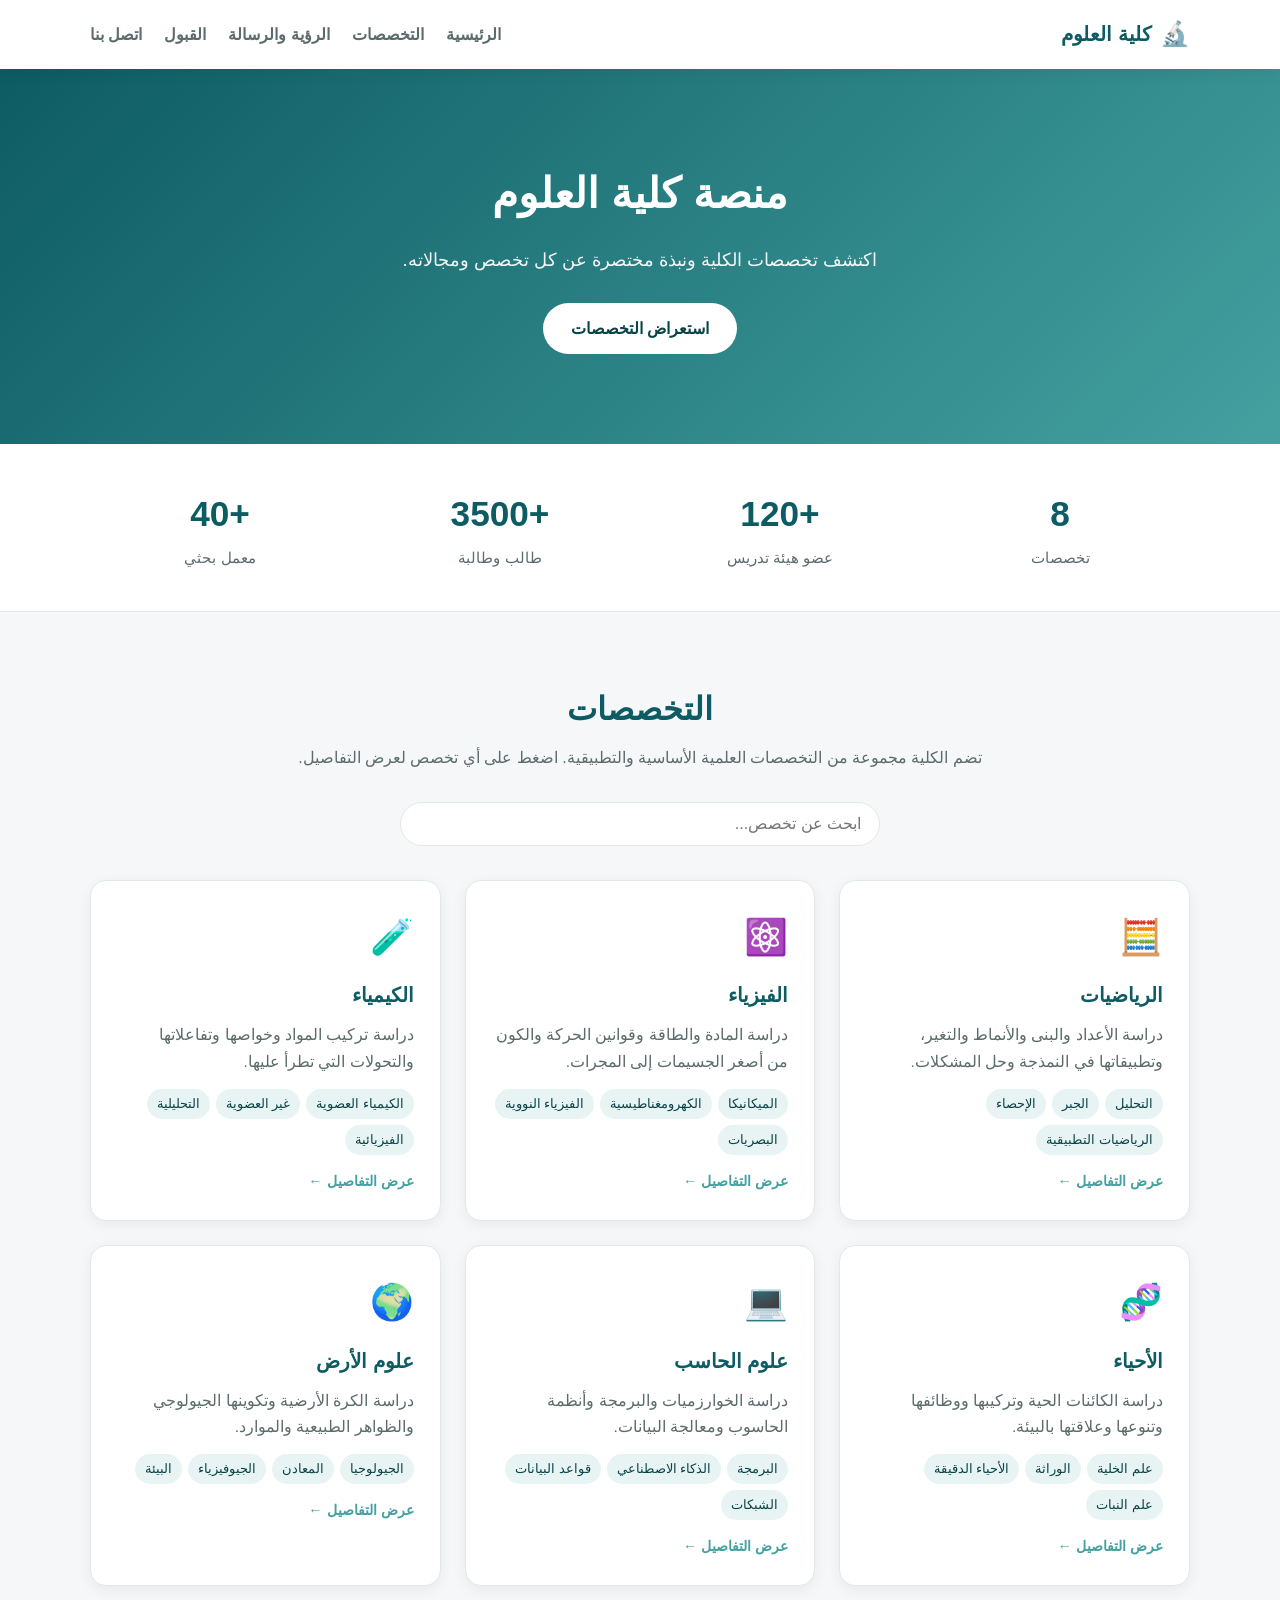
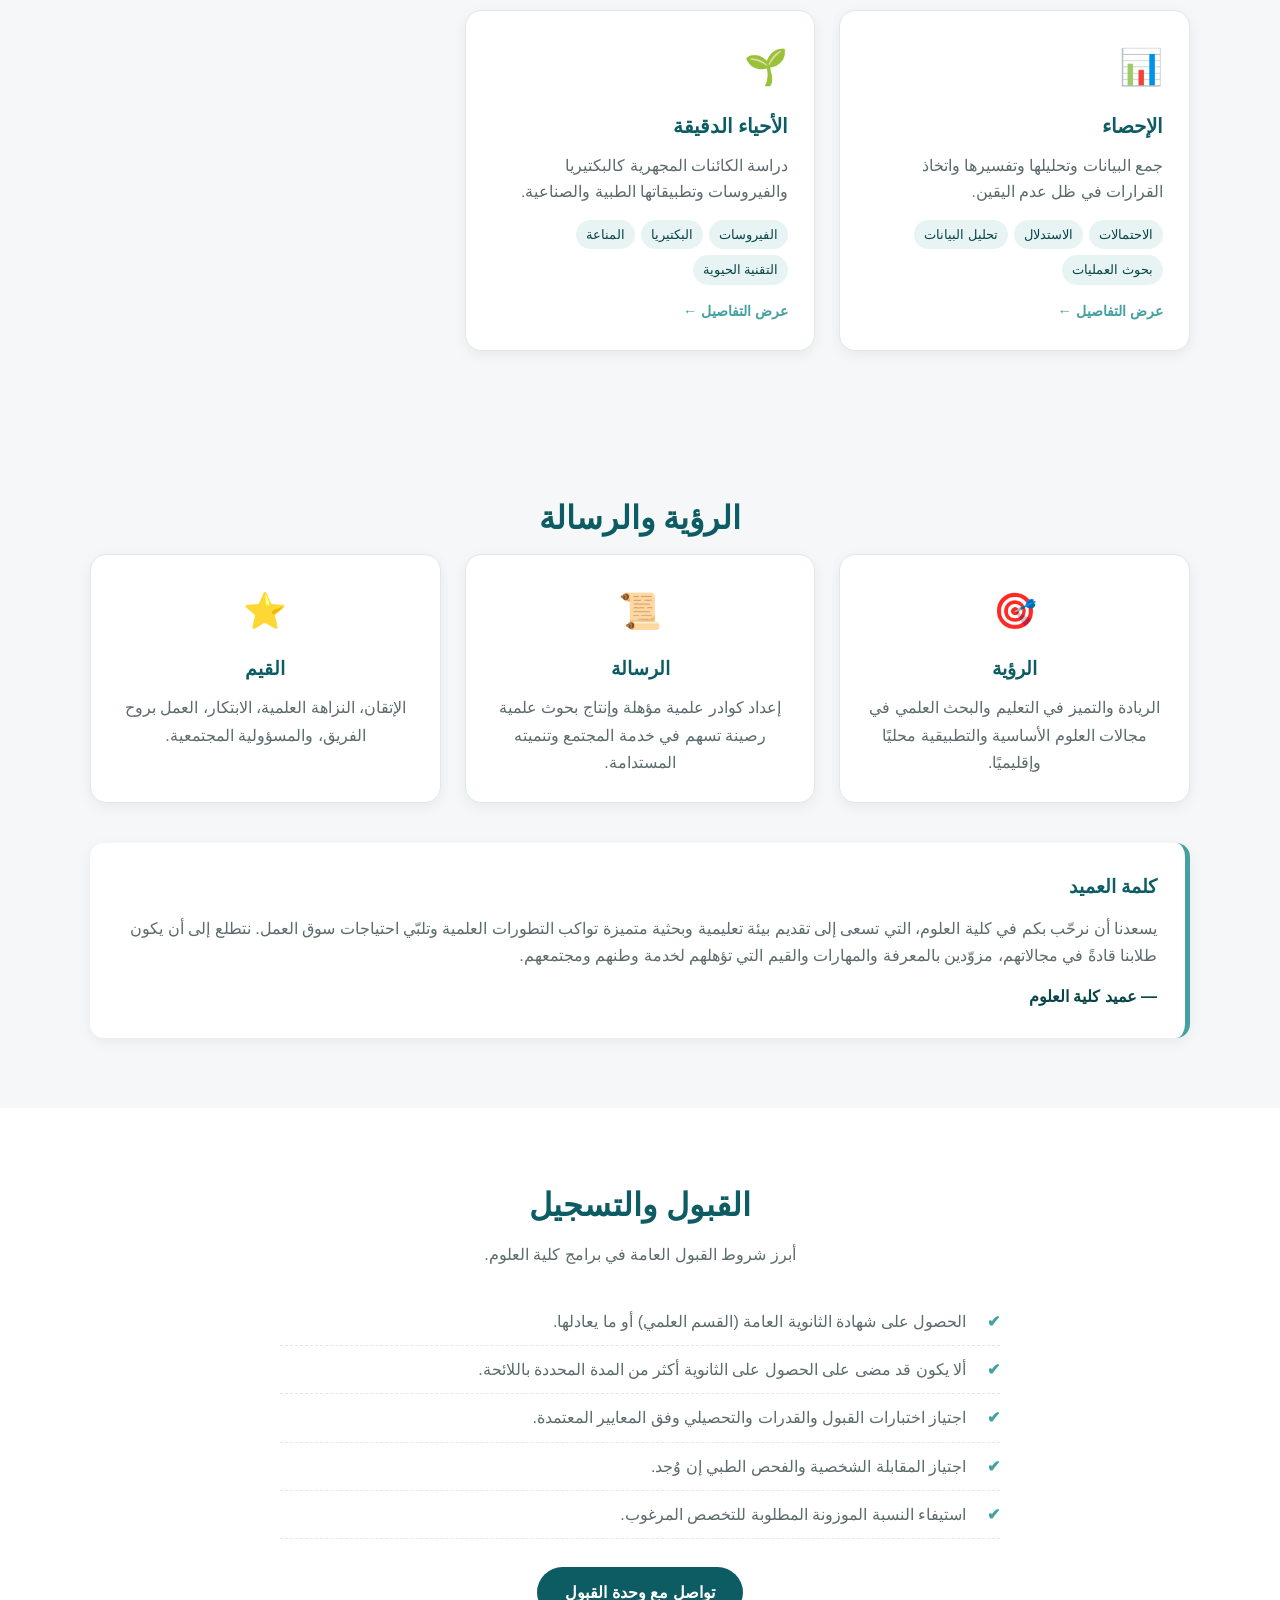
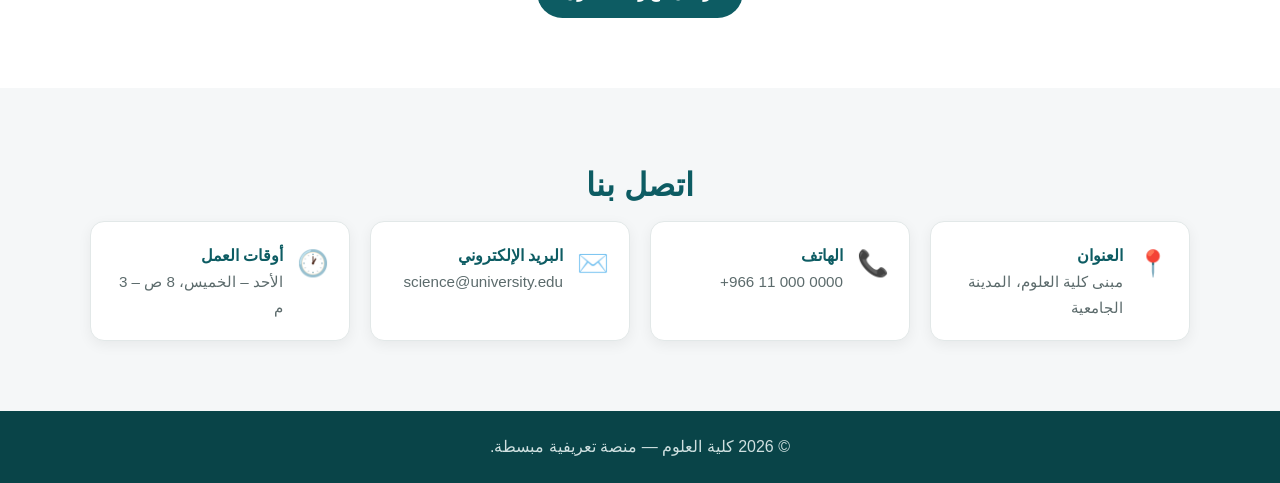
<file: index.html>
<!DOCTYPE html>
<html lang="ar" dir="rtl">
<head>
  <meta charset="UTF-8" />
  <meta name="viewport" content="width=device-width, initial-scale=1.0" />
  <title>كلية العلوم | المنصة التعريفية</title>
  <meta name="description" content="منصة تعريفية مبسطة لكلية العلوم تعرض التخصصات ونبذة عن كل تخصص." />
  <link rel="stylesheet" href="styles.css" />
</head>
<body>
  <header class="site-header">
    <div class="container header-inner">
      <div class="brand">
        <span class="brand-logo">🔬</span>
        <span class="brand-name">كلية العلوم</span>
      </div>
      <nav class="nav">
        <a href="#home">الرئيسية</a>
        <a href="#majors">التخصصات</a>
        <a href="#vision">الرؤية والرسالة</a>
        <a href="#admission">القبول</a>
        <a href="#contact">اتصل بنا</a>
      </nav>
    </div>
  </header>

  <main>
    <section id="home" class="hero">
      <div class="container">
        <h1>منصة كلية العلوم</h1>
        <p class="hero-sub">اكتشف تخصصات الكلية ونبذة مختصرة عن كل تخصص ومجالاته.</p>
        <a href="#majors" class="btn">استعراض التخصصات</a>
      </div>
    </section>

    <section id="stats" class="stats">
      <div class="container stats-grid">
        <div class="stat"><span class="stat-num">8</span><span class="stat-label">تخصصات</span></div>
        <div class="stat"><span class="stat-num">+120</span><span class="stat-label">عضو هيئة تدريس</span></div>
        <div class="stat"><span class="stat-num">+3500</span><span class="stat-label">طالب وطالبة</span></div>
        <div class="stat"><span class="stat-num">+40</span><span class="stat-label">معمل بحثي</span></div>
      </div>
    </section>

    <section id="majors" class="majors">
      <div class="container">
        <h2 class="section-title">التخصصات</h2>
        <p class="section-desc">تضم الكلية مجموعة من التخصصات العلمية الأساسية والتطبيقية. اضغط على أي تخصص لعرض التفاصيل.</p>

        <div class="search-bar">
          <input type="text" id="searchInput" placeholder="ابحث عن تخصص..." aria-label="بحث عن تخصص" />
        </div>

        <div class="cards" id="cards"><!-- تُملأ ديناميكيًا --></div>
        <p id="noResults" class="no-results" hidden>لا توجد نتائج مطابقة.</p>
      </div>
    </section>

    <section id="vision" class="vision">
      <div class="container">
        <h2 class="section-title">الرؤية والرسالة</h2>
        <div class="vision-grid">
          <div class="vision-card">
            <div class="card-icon">🎯</div>
            <h3>الرؤية</h3>
            <p>الريادة والتميز في التعليم والبحث العلمي في مجالات العلوم الأساسية والتطبيقية محليًا وإقليميًا.</p>
          </div>
          <div class="vision-card">
            <div class="card-icon">📜</div>
            <h3>الرسالة</h3>
            <p>إعداد كوادر علمية مؤهلة وإنتاج بحوث علمية رصينة تسهم في خدمة المجتمع وتنميته المستدامة.</p>
          </div>
          <div class="vision-card">
            <div class="card-icon">⭐</div>
            <h3>القيم</h3>
            <p>الإتقان، النزاهة العلمية، الابتكار، العمل بروح الفريق، والمسؤولية المجتمعية.</p>
          </div>
        </div>

        <div class="dean-word">
          <h3>كلمة العميد</h3>
          <p>
            يسعدنا أن نرحّب بكم في كلية العلوم، التي تسعى إلى تقديم بيئة تعليمية وبحثية متميزة
            تواكب التطورات العلمية وتلبّي احتياجات سوق العمل. نتطلع إلى أن يكون طلابنا قادةً
            في مجالاتهم، مزوّدين بالمعرفة والمهارات والقيم التي تؤهلهم لخدمة وطنهم ومجتمعهم.
          </p>
          <span class="dean-sign">— عميد كلية العلوم</span>
        </div>
      </div>
    </section>

    <section id="admission" class="admission">
      <div class="container">
        <h2 class="section-title">القبول والتسجيل</h2>
        <p class="section-desc">أبرز شروط القبول العامة في برامج كلية العلوم.</p>
        <ul class="admission-list">
          <li>الحصول على شهادة الثانوية العامة (القسم العلمي) أو ما يعادلها.</li>
          <li>ألا يكون قد مضى على الحصول على الثانوية أكثر من المدة المحددة باللائحة.</li>
          <li>اجتياز اختبارات القبول والقدرات والتحصيلي وفق المعايير المعتمدة.</li>
          <li>اجتياز المقابلة الشخصية والفحص الطبي إن وُجد.</li>
          <li>استيفاء النسبة الموزونة المطلوبة للتخصص المرغوب.</li>
        </ul>
        <a href="#contact" class="btn btn-dark">تواصل مع وحدة القبول</a>
      </div>
    </section>

    <section id="contact" class="contact">
      <div class="container">
        <h2 class="section-title">اتصل بنا</h2>
        <div class="contact-grid">
          <div class="contact-item"><span class="contact-icon">📍</span><div><strong>العنوان</strong><p>مبنى كلية العلوم، المدينة الجامعية</p></div></div>
          <div class="contact-item"><span class="contact-icon">📞</span><div><strong>الهاتف</strong><p dir="ltr">+966 11 000 0000</p></div></div>
          <div class="contact-item"><span class="contact-icon">✉️</span><div><strong>البريد الإلكتروني</strong><p dir="ltr">science@university.edu</p></div></div>
          <div class="contact-item"><span class="contact-icon">🕐</span><div><strong>أوقات العمل</strong><p>الأحد – الخميس، 8 ص – 3 م</p></div></div>
        </div>
      </div>
    </section>
  </main>

  <footer class="site-footer">
    <div class="container">
      <p>© <span id="year"></span> كلية العلوم — منصة تعريفية مبسطة.</p>
    </div>
  </footer>

  <script src="data.js"></script>
  <script src="app.js"></script>
</body>
</html>
</file>
<file: styles.css>
:root {
  --primary: #0d5c63;
  --primary-dark: #094448;
  --accent: #44a1a0;
  --bg: #f5f7f8;
  --card-bg: #ffffff;
  --text: #1f2d2e;
  --muted: #5c6b6c;
  --border: #e2e8e8;
  --shadow: 0 4px 14px rgba(0, 0, 0, 0.06);
}

* {
  box-sizing: border-box;
  margin: 0;
  padding: 0;
}

body {
  font-family: "Segoe UI", Tahoma, "Helvetica Neue", Arial, sans-serif;
  background: var(--bg);
  color: var(--text);
  line-height: 1.7;
}

.container {
  width: min(1100px, 92%);
  margin: 0 auto;
}

a {
  text-decoration: none;
  color: inherit;
}

/* Header */
.site-header {
  background: var(--card-bg);
  box-shadow: var(--shadow);
  position: sticky;
  top: 0;
  z-index: 10;
}

.header-inner {
  display: flex;
  align-items: center;
  justify-content: space-between;
  padding: 14px 0;
}

.brand {
  display: flex;
  align-items: center;
  gap: 8px;
  font-weight: 700;
  font-size: 1.25rem;
  color: var(--primary);
}

.brand-logo {
  font-size: 1.5rem;
}

.nav {
  display: flex;
  gap: 22px;
}

.nav a {
  color: var(--muted);
  font-weight: 600;
  transition: color 0.2s;
}

.nav a:hover {
  color: var(--primary);
}

/* Hero */
.hero {
  background: linear-gradient(135deg, var(--primary), var(--accent));
  color: #fff;
  padding: 90px 0;
  text-align: center;
}

.hero h1 {
  font-size: 2.6rem;
  margin-bottom: 14px;
}

.hero-sub {
  font-size: 1.15rem;
  opacity: 0.95;
  max-width: 640px;
  margin: 0 auto 28px;
}

.btn {
  display: inline-block;
  background: #fff;
  color: var(--primary-dark);
  padding: 12px 28px;
  border-radius: 30px;
  font-weight: 700;
  transition: transform 0.2s, box-shadow 0.2s;
}

.btn:hover {
  transform: translateY(-2px);
  box-shadow: 0 6px 18px rgba(0, 0, 0, 0.2);
}

/* Sections */
.section-title {
  font-size: 2rem;
  color: var(--primary);
  text-align: center;
  margin-bottom: 8px;
}

.section-desc {
  text-align: center;
  color: var(--muted);
  margin-bottom: 30px;
}

.majors,
.about {
  padding: 70px 0;
}

.about {
  background: var(--card-bg);
}

.about p {
  max-width: 760px;
  margin: 0 auto;
  text-align: center;
  color: var(--muted);
  font-size: 1.05rem;
}

/* Search */
.search-bar {
  display: flex;
  justify-content: center;
  margin-bottom: 34px;
}

.search-bar input {
  width: min(480px, 100%);
  padding: 12px 18px;
  border: 1px solid var(--border);
  border-radius: 30px;
  font-size: 1rem;
  outline: none;
  transition: border-color 0.2s, box-shadow 0.2s;
}

.search-bar input:focus {
  border-color: var(--accent);
  box-shadow: 0 0 0 3px rgba(68, 161, 160, 0.15);
}

/* Cards */
.cards {
  display: grid;
  grid-template-columns: repeat(auto-fill, minmax(280px, 1fr));
  gap: 24px;
}

.card {
  background: var(--card-bg);
  border: 1px solid var(--border);
  border-radius: 16px;
  padding: 26px;
  box-shadow: var(--shadow);
  transition: transform 0.2s, box-shadow 0.2s;
}

.card:hover {
  transform: translateY(-4px);
  box-shadow: 0 10px 24px rgba(0, 0, 0, 0.1);
}

.card-icon {
  font-size: 2.2rem;
  margin-bottom: 12px;
}

.card h3 {
  color: var(--primary);
  margin-bottom: 10px;
  font-size: 1.25rem;
}

.card p {
  color: var(--muted);
  font-size: 0.97rem;
  margin-bottom: 14px;
}

.card .fields {
  display: flex;
  flex-wrap: wrap;
  gap: 6px;
}

.card .fields span {
  background: rgba(68, 161, 160, 0.12);
  color: var(--primary-dark);
  font-size: 0.8rem;
  padding: 4px 10px;
  border-radius: 20px;
}

.no-results {
  text-align: center;
  color: var(--muted);
  margin-top: 24px;
}

/* Footer */
.site-footer {
  background: var(--primary-dark);
  color: #cfe0e0;
  text-align: center;
  padding: 22px 0;
  margin-top: 0;
}

/* Card link extras */
.card {
  display: block;
  color: inherit;
}

.card-more {
  display: inline-block;
  margin-top: 14px;
  color: var(--accent);
  font-weight: 700;
  font-size: 0.9rem;
}

/* Stats */
.stats {
  background: var(--card-bg);
  padding: 40px 0;
  border-bottom: 1px solid var(--border);
}

.stats-grid {
  display: grid;
  grid-template-columns: repeat(4, 1fr);
  gap: 20px;
  text-align: center;
}

.stat-num {
  display: block;
  font-size: 2.2rem;
  font-weight: 800;
  color: var(--primary);
}

.stat-label {
  color: var(--muted);
  font-size: 0.95rem;
}

/* Vision */
.vision {
  padding: 70px 0;
}

.vision-grid {
  display: grid;
  grid-template-columns: repeat(auto-fit, minmax(260px, 1fr));
  gap: 24px;
  margin-bottom: 40px;
}

.vision-card {
  background: var(--card-bg);
  border: 1px solid var(--border);
  border-radius: 16px;
  padding: 26px;
  text-align: center;
  box-shadow: var(--shadow);
}

.vision-card h3 {
  color: var(--primary);
  margin-bottom: 10px;
}

.vision-card p {
  color: var(--muted);
}

.dean-word {
  background: var(--card-bg);
  border-right: 5px solid var(--accent);
  border-radius: 14px;
  padding: 28px;
  box-shadow: var(--shadow);
}

.dean-word h3 {
  color: var(--primary);
  margin-bottom: 12px;
}

.dean-word p {
  color: var(--muted);
}

.dean-sign {
  display: block;
  margin-top: 14px;
  font-weight: 700;
  color: var(--primary-dark);
}

/* Admission */
.admission {
  padding: 70px 0;
  background: var(--card-bg);
}

.admission-list {
  max-width: 720px;
  margin: 0 auto 28px;
  list-style: none;
}

.admission-list li {
  position: relative;
  padding: 10px 34px 10px 0;
  color: var(--muted);
  border-bottom: 1px dashed var(--border);
}

.admission-list li::before {
  content: "✔";
  position: absolute;
  right: 0;
  top: 10px;
  color: var(--accent);
  font-weight: 700;
}

.btn-dark {
  background: var(--primary);
  color: #fff;
  display: block;
  width: max-content;
  margin: 0 auto;
}

/* Contact */
.contact {
  padding: 70px 0;
}

.contact-grid {
  display: grid;
  grid-template-columns: repeat(auto-fit, minmax(240px, 1fr));
  gap: 20px;
}

.contact-item {
  display: flex;
  gap: 14px;
  align-items: flex-start;
  background: var(--card-bg);
  border: 1px solid var(--border);
  border-radius: 14px;
  padding: 20px;
  box-shadow: var(--shadow);
}

.contact-icon {
  font-size: 1.6rem;
}

.contact-item strong {
  color: var(--primary);
}

.contact-item p {
  color: var(--muted);
  font-size: 0.95rem;
}

/* Detail page */
.detail-hero {
  background: linear-gradient(135deg, var(--primary), var(--accent));
  color: #fff;
  text-align: center;
  padding: 70px 0;
}

.detail-icon {
  font-size: 3rem;
  margin-bottom: 10px;
}

.detail-hero h1 {
  font-size: 2.4rem;
}

.detail-degree {
  opacity: 0.95;
  margin-top: 8px;
}

.detail-body {
  padding: 60px 0;
}

.back-link {
  display: inline-block;
  margin-bottom: 26px;
  color: var(--accent);
  font-weight: 700;
}

.detail-block {
  margin-bottom: 34px;
}

.detail-block h2 {
  color: var(--primary);
  font-size: 1.4rem;
  margin-bottom: 12px;
}

.detail-block p {
  color: var(--muted);
}

.detail-columns {
  display: grid;
  grid-template-columns: repeat(auto-fit, minmax(280px, 1fr));
  gap: 30px;
}

.check-list {
  list-style: none;
}

.check-list li {
  position: relative;
  padding: 8px 28px 8px 0;
  color: var(--muted);
  border-bottom: 1px dashed var(--border);
}

.check-list li::before {
  content: "•";
  position: absolute;
  right: 0;
  top: 8px;
  color: var(--accent);
  font-size: 1.3rem;
  line-height: 1;
}

.detail-body .btn-dark {
  margin-top: 10px;
}

@media (max-width: 600px) {
  .hero h1 {
    font-size: 2rem;
  }
  .nav {
    gap: 14px;
    flex-wrap: wrap;
    justify-content: center;
  }
  .stats-grid {
    grid-template-columns: repeat(2, 1fr);
  }
}
</file>
